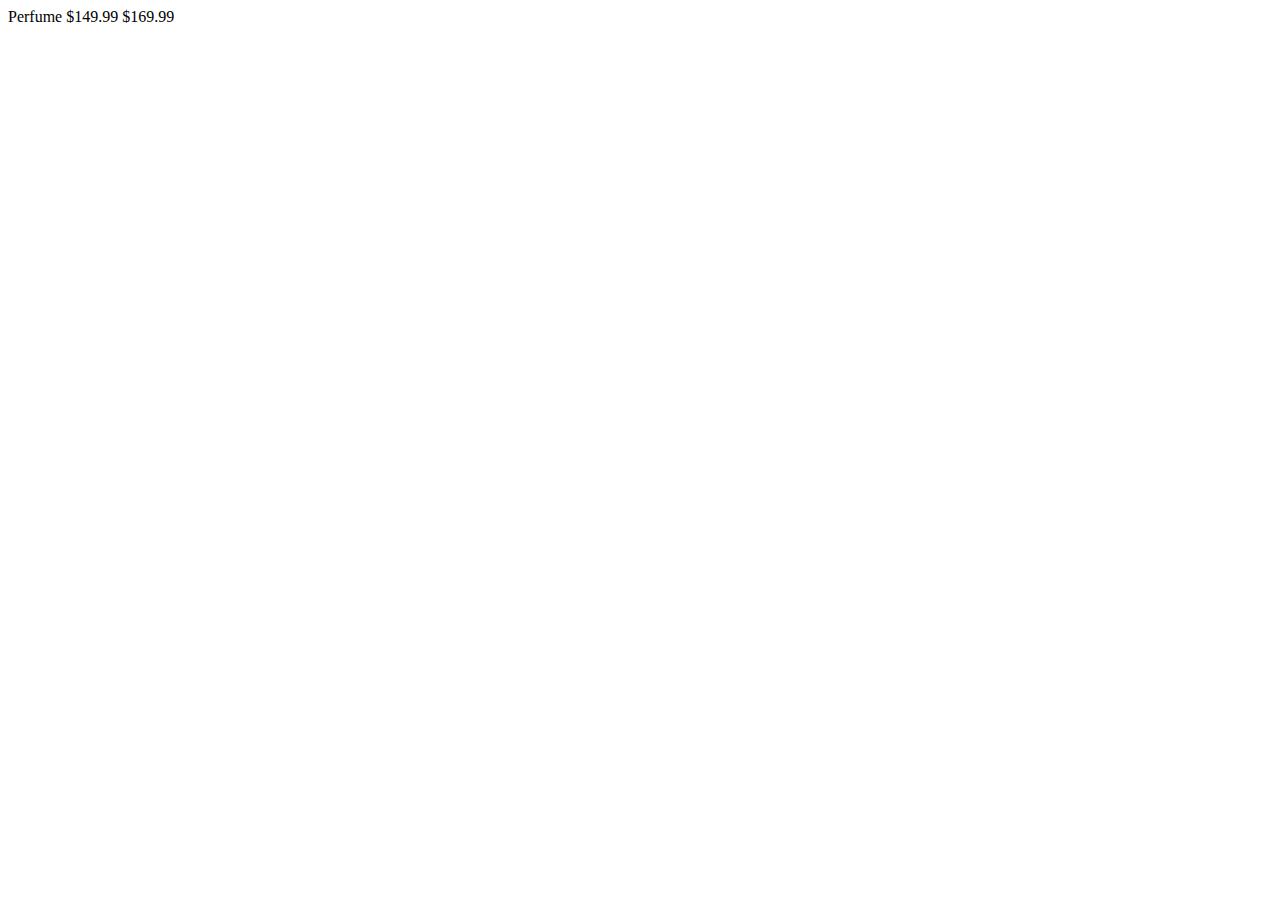
<file: product-preview-card-component-main/index.html>
<!DOCTYPE html>
<html lang="en">
<head>
  <meta charset="UTF-8">
  <meta name="viewport" content="width=device-width, initial-scale=1.0"> <!-- displays site properly based on user's device -->

  <link  href="./images/favicon-32x32.png">
  
  <title>Frontend Mentor | Product preview card component</title>

  <!-- Feel free to remove these styles or customise in your own stylesheet 👍 -->
  
</head>
<body>

  Perfume





  $149.99
  $169.99


  

</body>
</html>
</file>
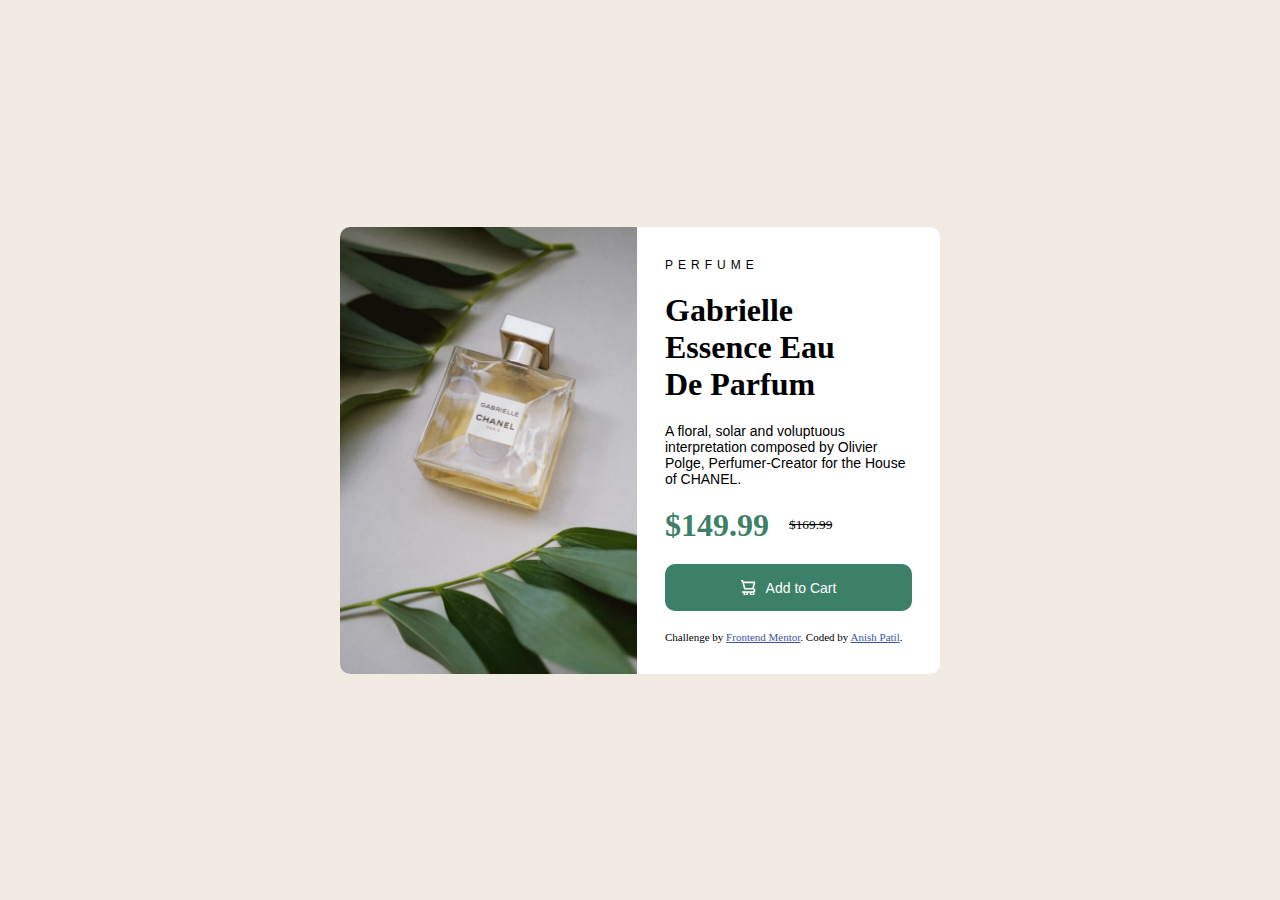
<file: product-preview-card-component-main/product.html>
<!DOCTYPE html>
<html lang="en">
<head>
    <meta charset="UTF-8">
    <meta name="viewport" content="width=device-width, initial-scale=1.0">
    <link rel="icon" type="image/png" sizes="32x32" href="./images/favicon-32x32.png">
    <link rel="stylesheet" href="./style.css">
    <title>Frontend Mentor | Product preview card component</title>
    <style>
        .attribution { font-size: 11px; text-align: center; }
        .attribution a { color: hsl(228, 45%, 44%); }
            
    </style>
</head>
<body>
    <div class="card">
        <div class="card-image">
            <img src="./images/image-product-desktop.jpg" alt="">
        </div>

        <div class="card-details">
            <h3>PERFUME</h3>
            <h1>Gabrielle<br>Essence Eau <br> De Parfum</h1>
            <p>  A floral, solar and voluptuous interpretation composed by Olivier Polge, 
                Perfumer-Creator for the House of CHANEL.</p>

            <div class="currency">
                <h1>$149.99</h1>
                <small>$169.99</small>
            </div>

            <div class="cart">
                <svg width="15" height="16" xmlns="http://www.w3.org/2000/svg"><path d="M14.383 10.388a2.397 2.397 0 0 0-1.518-2.222l1.494-5.593a.8.8 0 0 0-.144-.695.8.8 0 0 0-.631-.28H2.637L2.373.591A.8.8 0 0 0 1.598 0H0v1.598h.983l1.982 7.4a.8.8 0 0 0 .799.59h8.222a.8.8 0 0 1 0 1.599H1.598a.8.8 0 1 0 0 1.598h.943a2.397 2.397 0 1 0 4.507 0h1.885a2.397 2.397 0 1 0 4.331-.376 2.397 2.397 0 0 0 1.12-2.021ZM11.26 7.99H4.395L3.068 3.196h9.477L11.26 7.991Zm-6.465 6.392a.8.8 0 1 1 0-1.598.8.8 0 0 1 0 1.598Zm6.393 0a.8.8 0 1 1 0-1.598.8.8 0 0 1 0 1.598Z" fill="#FFF"/></svg>
                <p>Add to Cart</p>
            </div>

            <div class="attribution">
                Challenge by <a href="" target="_blank">Frontend Mentor</a>. 
                Coded by <a href="#">Anish Patil</a>.
              </div>
        </div>
    </div>
</body>
</html>
</file>
<file: product-preview-card-component-main/style.css>
/* @import url('https://fonts.google.com/specimen/Montserrat');
@import url('https://fonts.google.com/specimen/Fraunces'); */

:root{
    --cyan: hsl(158, 36%, 37%);
    --darkcyan:hsl(159, 91%, 9%);
    --Cream: hsl(30, 38%, 92%);
    --Very : hsl(212, 21%, 14%);
    --Dark : hsl(228, 12%, 48%);
    --White: hsl(0, 0%, 100%);
    --font: 14px;
    --mobile: 375px;
    --desktop: 1440px;
    --montserrat: 'Montserrat', sans-serif;
    --farunces: 'Farunces', serif;

}

*{
    box-sizing: border-box;
    padding: 0;
    margin: 0;
    height: 100%;
}

body{
    width: 100%;
    background-color: var(--Cream);
    display: flex;
    align-items: center;
    justify-content: center;

}

.card{
    width: 600px;
    height: 447px;
    background-color: var(--White);
    border-radius: 10px;
    display: flex;
    flex-direction: row;
    align-items: center;
    justify-content: center;
    gap: 28px;
}

.card-image img {
    width: 297px;
    height: 100%;
    border-top-left-radius: 10px;
    border-bottom-left-radius: 10px;
}

.card-details{
    padding-top: 30px;
    padding-bottom: 30px;
    display: flex;
    flex-direction: column;
    align-items: flex-start;
    gap: 20px;
    margin-right: 28px;
    height: auto;
}

.card-details h3{
    color: var(--darkgrayishblue);
    font-family: var(--montserrat);
    font-weight: 500;
    letter-spacing: 5px;
    font-size: 12px;
}

.card-details p{
    color: var(--darkgrayishblue);
    font-family: var(--montserrat);
    font-size: var(--font);
    font-weight: 500;
}

.card-details .currency{
    display: flex;
    flex-direction: row;
    align-items: center;
    gap: 20px;
}

.card-details .currency h1{
    color: var(--cyan);
}

.card-details .currency small{
    text-decoration: line-through;
    color: var(--darkgrayishblue);
}

.card-details .cart{
    display: flex;
    flex-direction: row;
    align-items: center;
    justify-content: center;
    background-color: var(--cyan);
    width: 100%;
    height: 47px;
    border-radius: 10px;
    padding: 1rem;
    gap: 10px;
    color: var(--White);
    cursor: pointer;
    transition: all .2s ease-in-out;
}

.card-details .card p{
    color: var(--White);
}

.card-details .cart:hover{
    background-color: var(--darkcyan);
}
</file>
